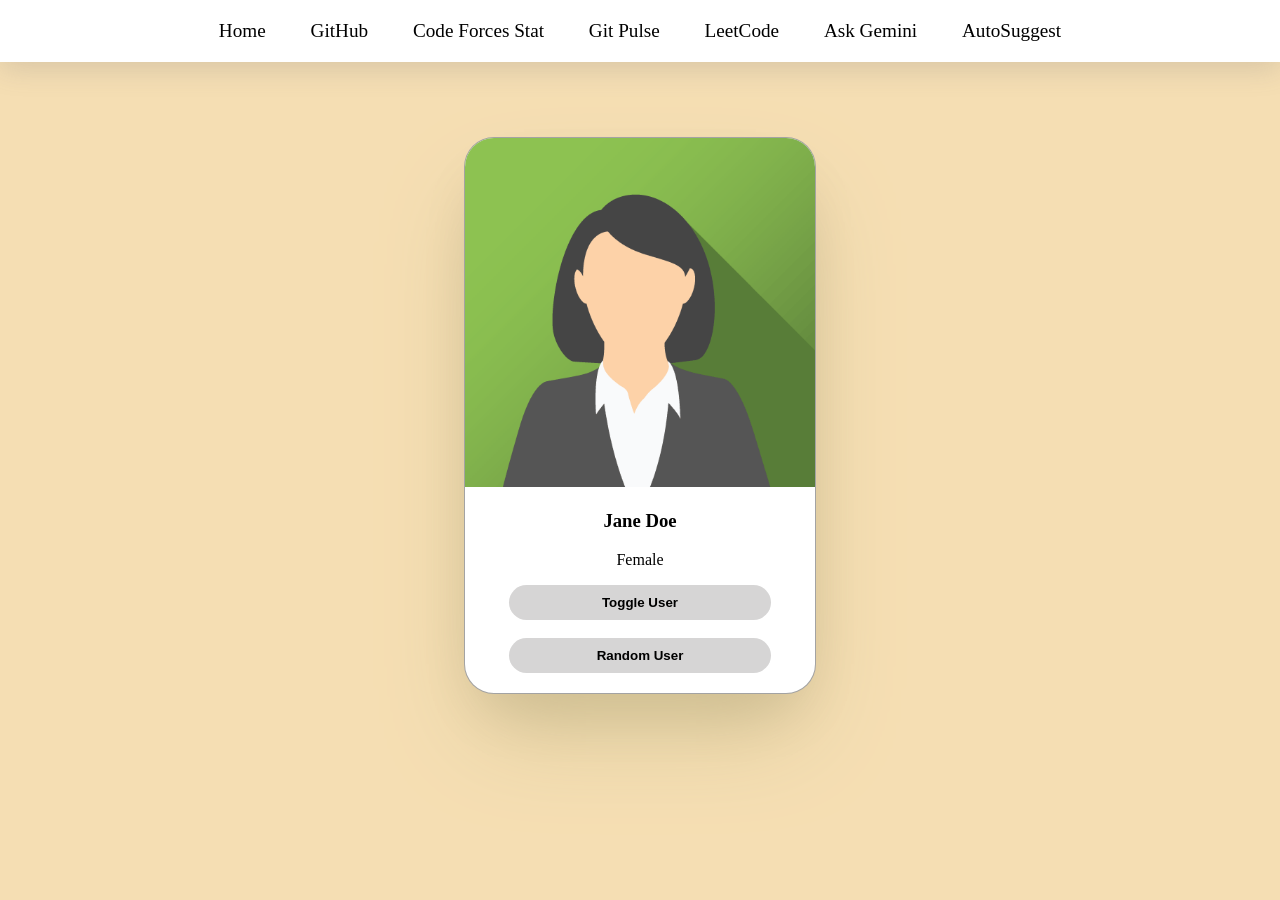
<file: target/classes/static/index.html>
<!DOCTYPE html>
<html lang="en">
<head>
    <meta charset="UTF-8">
    <meta name="viewport" content="width=device-width, initial-scale=1.0">
    <title>Document</title>
    <link rel="stylesheet" href="index.css">
</head>
<body>
    <!-- <h1>Hello from HTML</h1>  -->
    <div class="navbar">
     <a href="index.html">Home</a>
     <a href="https://github.com/" target="_blank">GitHub</a>
     <a href="codeforces-stats.html" target="_blank">Code Forces Stat</a>
     <a href="gitpulse.html" target="_blank">Git Pulse</a>
     <a href="leetcode-stats.html" target="_blank">LeetCode</a>
     <a href="ask-gemini.html"target="_blank">Ask Gemini</a>
     <a href="autosuggest.html" target="_blank">AutoSuggest</a>
    </div>

    <div class="card">
        <img src="jane.png" alt="Image Not Found" id="user-image">
        <h3 id="user-name">Jane Doe</h3>
        <p id="user-gender">Female</p>
        <button onclick="toggleUser()">Toggle User</button> <br><br>
        <button onclick ="randomUser()">Random User</button> <br>
    </div>
    <script src="index.js">
    </script>
</body>
</html>
</file>
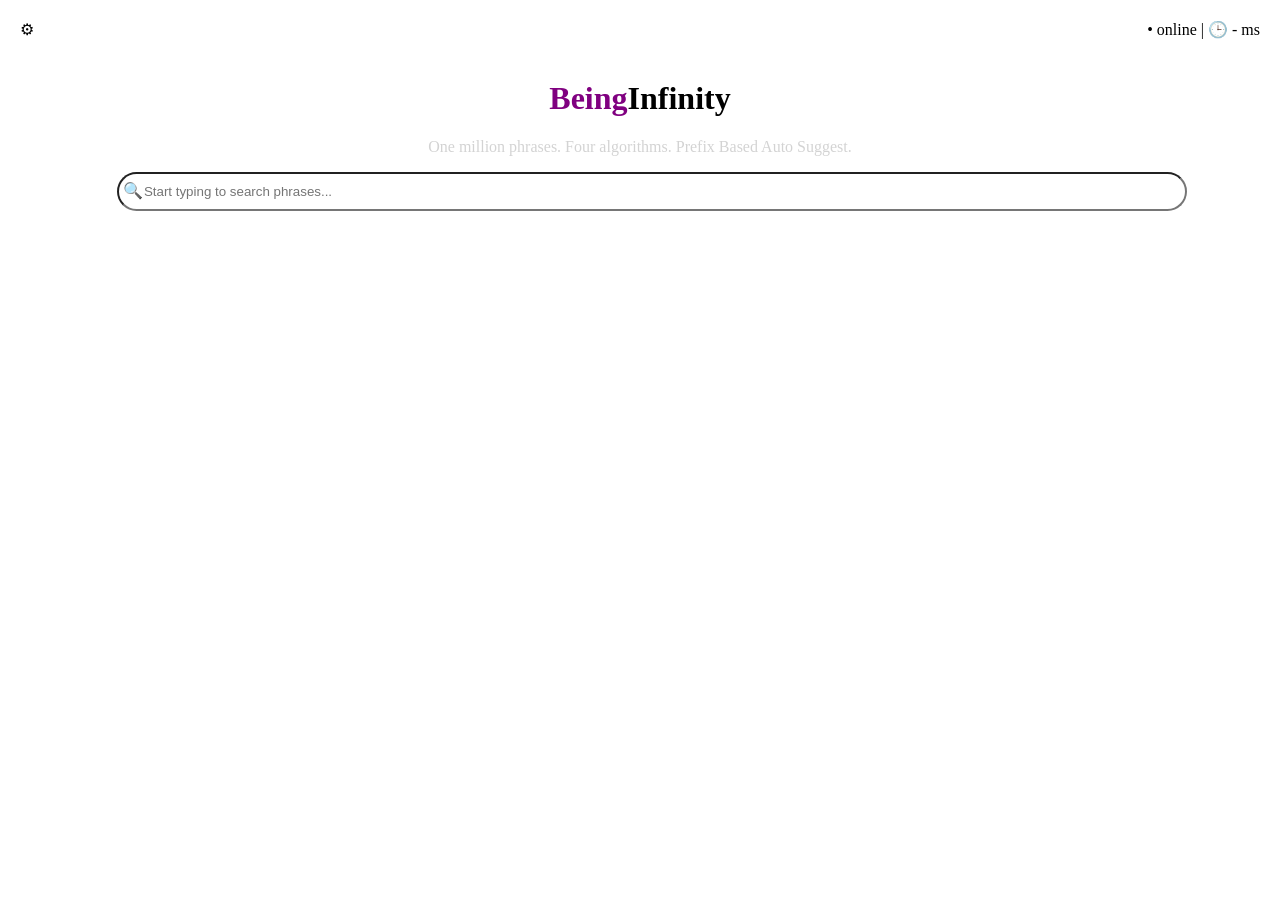
<file: target/classes/static/autosuggest.html>
<!DOCTYPE html>
<html lang="en">
<head>
    <meta charset="UTF-8">
    <meta name="viewport" content="width=device-width, initial-scale=1.0">
    <title>AutoSuggest</title>
    <style>
        body{
            text-align: center;
        }

        .gear, .status { 
            position: fixed; top: 20px; 
        }

        .gear  {left: 20px;  }
        .status { right: 20px; }

        .logo{
            margin-top: 80px;
            ;
        }

        .being{
            color: purple;
        }

        .tag-line{
            color:lightgray;
        }
        .search{
            width: 80%;
            border-radius: 25px;;
            padding: 10px 30px 10px 25px;
        }
        .lens{
            position: relative;
            left: 30px;
        }

        .search-suggestions {
            width: 80%;
            margin: 8px 0 0;
            border-radius: 16px;
            box-shadow: 0 4px 12px rgba(0, 0, 0, 0.06);
            overflow: hidden;
            text-align: left;
            margin: 0px auto;
        }
        .suggestion {
            padding: 10px 14px;
            border-bottom: 1px solid #f2f2f2;
            font-size: 14px;
        }

    </style>
</head>
<body>
    <div class="navbar">
        <span class="gear">&#x2699</span>  
        <span class="status">&#x2022  online | &#x1F552 - ms </span>
    </div>

    <div>
        <h1 class="logo"><span class="being">Being</span>Infinity</h1>
        <p class="tag-line"> One million phrases. Four algorithms. Prefix Based Auto Suggest.</p>
        <span class="lens">&#128269;</span>
        <input type="text" name="" class="search" placeholder="Start typing to search phrases...">
            <div class="search-suggestions">
                <!--<div class="suggestion"> Cyber security </div>
                <div class="suggestion"> Artificial Intelligence and Data Science </div> -->
            </div>
    </div>
    <script>
        function getSearchSuggestions(){
            
        }
    </script>
</body>
</html>
</file>
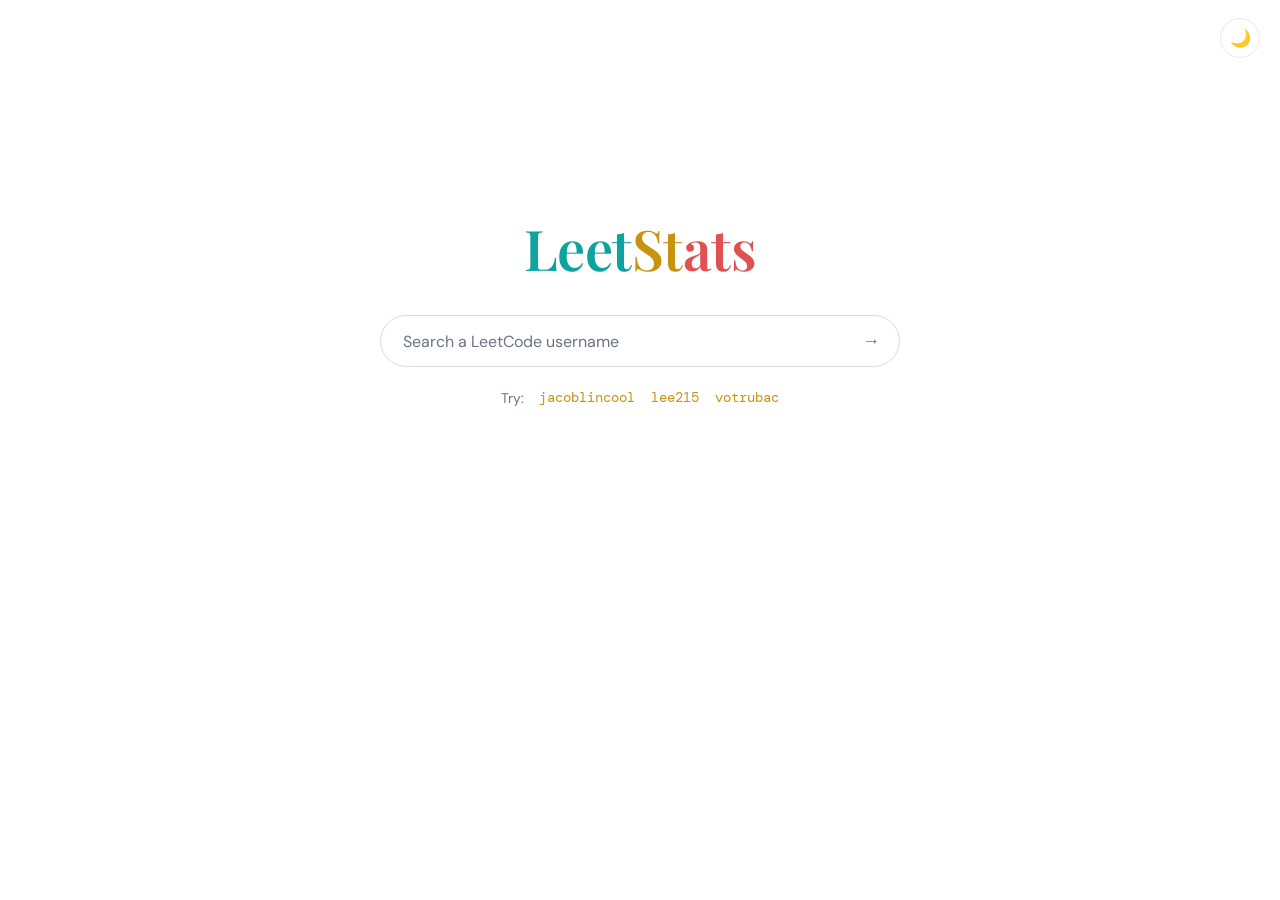
<file: target/classes/static/leetcode-stats.html>
<!DOCTYPE html>
<html lang="en" data-theme="light">
<head>
<meta charset="UTF-8">
<meta name="viewport" content="width=device-width, initial-scale=1.0">
<title>LeetStats</title>
<link rel="preconnect" href="https://fonts.googleapis.com">
<link rel="preconnect" href="https://fonts.gstatic.com" crossorigin>
<link href="https://fonts.googleapis.com/css2?family=Playfair+Display:wght@600&family=DM+Sans:wght@400;500;700&family=DM+Mono:wght@400;500&display=swap" rel="stylesheet">
<style>
  :root, [data-theme="light"] {
    --bg: #ffffff;
    --text: #1f2328;
    --muted: #6b7280;
    --line: #e5e7eb;
    --surface: #ffffff;
    --input-border: #dadce0;
    --input-shadow: rgba(32, 33, 36, 0.12);
    --track: #f0f1f3;
    --easy: #0fa39e;
    --medium: #c8930f;
    --hard: #e05252;
    --accent: #c8930f;
    --card-shadow: 0 1px 3px rgba(32, 33, 36, 0.08), 0 8px 28px rgba(32, 33, 36, 0.06);
  }
  [data-theme="dark"] {
    --bg: #0a0b0d;
    --text: #e9e7e2;
    --muted: #8b8f98;
    --line: rgba(255, 255, 255, 0.09);
    --surface: #121418;
    --input-border: rgba(255, 255, 255, 0.14);
    --input-shadow: rgba(0, 0, 0, 0.5);
    --track: rgba(255, 255, 255, 0.08);
    --easy: #3ddad7;
    --medium: #e3b341;
    --hard: #ff6b6b;
    --accent: #e3b341;
    --card-shadow: 0 20px 50px rgba(0, 0, 0, 0.45);
  }

  * { margin: 0; padding: 0; box-sizing: border-box; }

  html, body { height: 100%; }

  body {
    background: var(--bg);
    color: var(--text);
    font-family: "DM Sans", system-ui, sans-serif;
    display: flex;
    flex-direction: column;
    align-items: center;
    transition: background 0.25s, color 0.25s;
  }

  /* theme toggle, top right */
  .theme-toggle {
    position: fixed;
    top: 18px;
    right: 20px;
    width: 40px;
    height: 40px;
    border-radius: 50%;
    border: 1px solid var(--line);
    background: var(--surface);
    color: var(--text);
    font-size: 17px;
    cursor: pointer;
    display: flex;
    align-items: center;
    justify-content: center;
    transition: background 0.25s, border-color 0.25s, transform 0.15s;
    z-index: 10;
  }
  .theme-toggle:hover { transform: scale(1.06); }
  .theme-toggle:focus-visible { outline: 2px solid var(--accent); outline-offset: 2px; }

  main {
    width: 100%;
    max-width: 640px;
    padding: 0 24px 64px;
    display: flex;
    flex-direction: column;
    align-items: center;
    /* Google-style: sits a bit above vertical center when idle */
    margin-top: clamp(96px, 24vh, 210px);
    transition: margin-top 0.45s cubic-bezier(0.3, 0.8, 0.3, 1);
  }
  body.has-result main { margin-top: 72px; }

  .wordmark {
    font-family: "Playfair Display", serif;
    font-weight: 600;
    font-size: clamp(40px, 8vw, 56px);
    letter-spacing: -0.01em;
    margin-bottom: 30px;
    user-select: none;
  }
  .wordmark .l { color: var(--easy); }
  .wordmark .e { color: var(--medium); }
  .wordmark .t { color: var(--hard); }

  /* search */
  .search {
    width: 100%;
    max-width: 520px;
    display: flex;
    align-items: center;
    gap: 12px;
    background: var(--surface);
    border: 1px solid var(--input-border);
    border-radius: 999px;
    padding: 0 8px 0 22px;
    height: 52px;
    transition: box-shadow 0.2s, border-color 0.2s, background 0.25s;
  }
  .search:focus-within {
    box-shadow: 0 2px 10px var(--input-shadow);
    border-color: transparent;
  }
  [data-theme="dark"] .search:focus-within { border-color: var(--accent); box-shadow: none; }

  .search input {
    flex: 1;
    min-width: 0;
    border: none;
    outline: none;
    background: transparent;
    color: var(--text);
    font-family: "DM Mono", monospace;
    font-size: 16px;
  }
  .search input::placeholder { color: var(--muted); font-family: "DM Sans", sans-serif; }

  .search button {
    border: none;
    background: transparent;
    color: var(--muted);
    font-size: 18px;
    width: 40px;
    height: 40px;
    border-radius: 50%;
    cursor: pointer;
    display: flex;
    align-items: center;
    justify-content: center;
    transition: color 0.15s, background 0.15s;
  }
  .search button:hover { color: var(--accent); background: var(--track); }
  .search button:focus-visible { outline: 2px solid var(--accent); outline-offset: 1px; }
  .search button:disabled { opacity: 0.45; cursor: wait; }

  .try {
    margin-top: 20px;
    font-size: 14px;
    color: var(--muted);
    display: flex;
    gap: 14px;
    align-items: center;
    flex-wrap: wrap;
    justify-content: center;
  }
  .try button {
    background: none;
    border: none;
    padding: 2px 1px;
    color: var(--accent);
    font-family: "DM Mono", monospace;
    font-size: 13.5px;
    cursor: pointer;
    border-bottom: 1px dashed transparent;
    transition: border-color 0.15s;
  }
  .try button:hover { border-bottom-color: var(--accent); }
  .try button:focus-visible { outline: 2px solid var(--accent); outline-offset: 2px; }

  /* states */
  .loader {
    margin-top: 52px;
    width: 34px; height: 34px;
    border: 3px solid var(--track);
    border-top-color: var(--accent);
    border-radius: 50%;
    animation: spin 0.8s linear infinite;
  }
  @keyframes spin { to { transform: rotate(360deg); } }

  .error {
    margin-top: 44px;
    text-align: center;
    color: var(--muted);
    font-size: 14.5px;
    line-height: 1.6;
    max-width: 420px;
  }
  .error b { color: var(--hard); font-weight: 700; display: block; margin-bottom: 4px; }

  /* card */
  .card {
    width: 100%;
    margin-top: 44px;
    background: var(--surface);
    border: 1px solid var(--line);
    border-radius: 18px;
    padding: 30px 34px;
    box-shadow: var(--card-shadow);
    animation: rise 0.45s cubic-bezier(0.2, 0.7, 0.3, 1) both;
    transition: background 0.25s, border-color 0.25s;
  }
  @keyframes rise {
    from { opacity: 0; transform: translateY(14px); }
    to   { opacity: 1; transform: translateY(0); }
  }

  .card-head {
    display: flex;
    justify-content: space-between;
    align-items: baseline;
    gap: 10px;
    flex-wrap: wrap;
    margin-bottom: 26px;
  }
  .card-head a {
    font-family: "Playfair Display", serif;
    font-size: 23px;
    font-weight: 600;
    color: var(--text);
    text-decoration: none;
  }
  .card-head a:hover { color: var(--accent); }
  .card-head .rank {
    font-family: "DM Mono", monospace;
    font-size: 13px;
    color: var(--muted);
  }
  .card-head .rank b { color: var(--accent); font-weight: 500; }

  .card-body {
    display: grid;
    grid-template-columns: 168px 1fr;
    gap: 34px;
    align-items: center;
  }

  .ring-wrap { position: relative; width: 168px; height: 168px; margin: 0 auto; }
  .ring-wrap svg { transform: rotate(-90deg); display: block; }
  .ring-track { fill: none; stroke: var(--track); stroke-width: 9; }
  .ring-fill {
    fill: none;
    stroke: var(--accent);
    stroke-width: 9;
    stroke-linecap: round;
    transition: stroke-dashoffset 1.1s cubic-bezier(0.3, 0.8, 0.3, 1), stroke 0.25s;
  }
  .ring-center {
    position: absolute; inset: 0;
    display: flex; flex-direction: column;
    align-items: center; justify-content: center;
  }
  .ring-center .big {
    font-family: "DM Mono", monospace;
    font-size: 36px;
    line-height: 1;
  }
  .ring-center .small {
    color: var(--muted);
    font-size: 11.5px;
    margin-top: 6px;
    letter-spacing: 0.06em;
    text-transform: uppercase;
  }

  .bars { display: flex; flex-direction: column; gap: 18px; }
  .bar-top {
    display: flex;
    justify-content: space-between;
    align-items: baseline;
    margin-bottom: 7px;
  }
  .bar-top .label {
    font-size: 12.5px;
    font-weight: 700;
    letter-spacing: 0.09em;
    text-transform: uppercase;
  }
  .bar-top .nums {
    font-family: "DM Mono", monospace;
    font-size: 13px;
    color: var(--muted);
  }
  .bar-top .nums b { color: var(--text); font-weight: 500; }
  .bar-track { height: 7px; border-radius: 99px; background: var(--track); overflow: hidden; }
  .bar-fill { height: 100%; width: 0; border-radius: 99px; transition: width 1.1s cubic-bezier(0.3, 0.8, 0.3, 1); }
  .easy   .label { color: var(--easy); }   .easy   .bar-fill { background: var(--easy); }
  .medium .label { color: var(--medium); } .medium .bar-fill { background: var(--medium); }
  .hard   .label { color: var(--hard); }   .hard   .bar-fill { background: var(--hard); }

  .hidden { display: none !important; }

  @media (max-width: 540px) {
    .card { padding: 24px 20px; }
    .card-body { grid-template-columns: 1fr; gap: 26px; }
  }

  @media (prefers-reduced-motion: reduce) {
    * { animation: none !important; transition: none !important; }
  }
</style>
</head>
<body>
  <button class="theme-toggle" id="theme-toggle" aria-label="Switch theme" title="Switch theme">🌙</button>

  <main>
    <h1 class="wordmark"><span class="l">Leet</span><span class="e">St</span><span class="t">ats</span></h1>

    <div class="search">
      <input id="username" type="text" placeholder="Search a LeetCode username" autocomplete="off" spellcheck="false" aria-label="LeetCode username">
      <button id="go" aria-label="Fetch stats" title="Fetch stats">→</button>
    </div>

    <div class="try">
      <span>Try:</span>
      <button data-u="jacoblincool">jacoblincool</button>
      <button data-u="lee215">lee215</button>
      <button data-u="votrubac">votrubac</button>
    </div>

    <div id="loading" class="loader hidden" role="status" aria-label="Loading"></div>

    <div id="error" class="error hidden" role="alert">
      <b>Couldn't fetch that profile</b>
      <span id="error-msg"></span>
    </div>

    <section id="card" class="card hidden" aria-live="polite">
      <div class="card-head">
        <a id="profile-link" href="#" target="_blank" rel="noopener"></a>
        <span class="rank">Rank <b id="ranking">—</b></span>
      </div>
      <div class="card-body">
        <div class="ring-wrap">
          <svg width="168" height="168" viewBox="0 0 168 168" aria-hidden="true">
            <circle class="ring-track" cx="84" cy="84" r="74"></circle>
            <circle class="ring-fill" id="ring" cx="84" cy="84" r="74"></circle>
          </svg>
          <div class="ring-center">
            <div class="big" id="total-solved">0</div>
            <div class="small" id="total-label">solved</div>
          </div>
        </div>
        <div class="bars">
          <div class="bar-row easy">
            <div class="bar-top"><span class="label">Easy</span>
              <span class="nums"><b id="easy-solved">0</b> / <span id="easy-total">0</span></span></div>
            <div class="bar-track"><div class="bar-fill" id="easy-bar"></div></div>
          </div>
          <div class="bar-row medium">
            <div class="bar-top"><span class="label">Medium</span>
              <span class="nums"><b id="medium-solved">0</b> / <span id="medium-total">0</span></span></div>
            <div class="bar-track"><div class="bar-fill" id="medium-bar"></div></div>
          </div>
          <div class="bar-row hard">
            <div class="bar-top"><span class="label">Hard</span>
              <span class="nums"><b id="hard-solved">0</b> / <span id="hard-total">0</span></span></div>
            <div class="bar-track"><div class="bar-fill" id="hard-bar"></div></div>
          </div>
        </div>
      </div>
    </section>
  </main>

<script>
(function () {
  "use strict";

  /* ---------- theme ---------- */
  var root = document.documentElement;
  var toggle = document.getElementById("theme-toggle");
  var prefersDark = window.matchMedia("(prefers-color-scheme: dark)").matches;
  setTheme(prefersDark ? "dark" : "light");

  function setTheme(t) {
    root.setAttribute("data-theme", t);
    toggle.textContent = t === "dark" ? "☀️" : "🌙";
  }
  toggle.addEventListener("click", function () {
    setTheme(root.getAttribute("data-theme") === "dark" ? "light" : "dark");
  });

  /* ---------- elements ---------- */
  var input = document.getElementById("username");
  var goBtn = document.getElementById("go");
  var loadingEl = document.getElementById("loading");
  var errorEl = document.getElementById("error");
  var errorMsg = document.getElementById("error-msg");
  var cardEl = document.getElementById("card");

  var RING_R = 74;
  var RING_C = 2 * Math.PI * RING_R;
  var ring = document.getElementById("ring");
  ring.setAttribute("stroke-dasharray", RING_C);
  ring.setAttribute("stroke-dashoffset", RING_C);

  /* ---------- data sources (tried in order) ---------- */
  var SOURCES = [
    {
      url: function (u) { return "https://leetcode-api-faisalshohag.vercel.app/" + encodeURIComponent(u); },
      parse: function (d) {
        if (!d || d.errors || d.totalSolved === undefined) return null;
        return pick(d);
      }
    },
    {
      url: function (u) { return "https://alfa-leetcode-api.onrender.com/userProfile/" + encodeURIComponent(u); },
      parse: function (d) {
        if (!d || d.errors || d.totalSolved === undefined) return null;
        return pick(d);
      }
    },
    {
      url: function (u) { return "https://leetcode-stats-api.herokuapp.com/" + encodeURIComponent(u); },
      parse: function (d) {
        if (!d || d.status !== "success") return null;
        return pick(d);
      }
    }
  ];

  function pick(d) {
    return {
      totalSolved: d.totalSolved, totalQuestions: d.totalQuestions,
      easySolved: d.easySolved, totalEasy: d.totalEasy,
      mediumSolved: d.mediumSolved, totalMedium: d.totalMedium,
      hardSolved: d.hardSolved, totalHard: d.totalHard,
      ranking: d.ranking
    };
  }

  function fetchWithTimeout(url, ms) {
    var ctrl = new AbortController();
    var t = setTimeout(function () { ctrl.abort(); }, ms);
    return fetch(url, { signal: ctrl.signal })
      .then(function (r) { return r.json(); })
      .finally(function () { clearTimeout(t); });
  }

  function fetchStats(username) {
    var i = 0;
    function tryNext() {
      if (i >= SOURCES.length) return Promise.reject(new Error("all sources failed"));
      var src = SOURCES[i++];
      return fetchWithTimeout(src.url(username), 12000)
        .then(function (json) {
          var parsed = src.parse(json);
          return parsed || tryNext();
        })
        .catch(function () { return tryNext(); });
    }
    return tryNext();
  }

  /* ---------- rendering ---------- */
  function fmt(n) {
    if (n === null || n === undefined || isNaN(n)) return "—";
    return Number(n).toLocaleString("en-US");
  }

  function countUp(el, target, ms) {
    var reduce = window.matchMedia("(prefers-reduced-motion: reduce)").matches;
    if (reduce || !target) { el.textContent = fmt(target || 0); return; }
    var start = performance.now();
    (function step(now) {
      var p = Math.min(((now || performance.now()) - start) / ms, 1);
      var eased = 1 - Math.pow(1 - p, 3);
      el.textContent = fmt(Math.round(target * eased));
      if (p < 1) requestAnimationFrame(step);
    })();
  }

  function setBar(id, solved, total) {
    var pct = total > 0 ? (solved / total) * 100 : 0;
    document.getElementById(id).style.width = Math.max(pct, solved > 0 ? 2 : 0) + "%";
  }

  function render(username, s) {
    var link = document.getElementById("profile-link");
    link.textContent = username;
    link.href = "https://leetcode.com/u/" + encodeURIComponent(username) + "/";

    document.getElementById("ranking").textContent = "#" + fmt(s.ranking);
    document.getElementById("total-label").textContent = "of " + fmt(s.totalQuestions);
    document.getElementById("easy-solved").textContent = fmt(s.easySolved);
    document.getElementById("easy-total").textContent = fmt(s.totalEasy);
    document.getElementById("medium-solved").textContent = fmt(s.mediumSolved);
    document.getElementById("medium-total").textContent = fmt(s.totalMedium);
    document.getElementById("hard-solved").textContent = fmt(s.hardSolved);
    document.getElementById("hard-total").textContent = fmt(s.totalHard);

    document.body.classList.add("has-result");
    cardEl.classList.remove("hidden");

    requestAnimationFrame(function () {
      requestAnimationFrame(function () {
        countUp(document.getElementById("total-solved"), s.totalSolved, 1100);
        var pct = s.totalQuestions > 0 ? s.totalSolved / s.totalQuestions : 0;
        ring.setAttribute("stroke-dashoffset", RING_C * (1 - pct));
        setBar("easy-bar", s.easySolved, s.totalEasy);
        setBar("medium-bar", s.mediumSolved, s.totalMedium);
        setBar("hard-bar", s.hardSolved, s.totalHard);
      });
    });
  }

  function resetCard() {
    ring.setAttribute("stroke-dashoffset", RING_C);
    ["easy-bar", "medium-bar", "hard-bar"].forEach(function (id) {
      document.getElementById(id).style.width = "0";
    });
    document.getElementById("total-solved").textContent = "0";
  }

  /* ---------- flow ---------- */
  var busy = false;

  function lookup(username) {
    username = (username || "").trim();
    if (!username || busy) return;
    busy = true;

    input.value = username;
    goBtn.disabled = true;
    errorEl.classList.add("hidden");
    cardEl.classList.add("hidden");
    resetCard();
    loadingEl.classList.remove("hidden");

    fetchStats(username)
      .then(function (stats) {
        loadingEl.classList.add("hidden");
        render(username, stats);
      })
      .catch(function () {
        loadingEl.classList.add("hidden");
        errorMsg.textContent = 'No stats found for "' + username +
          '". Check the spelling, or the public stats APIs may be briefly busy — try again in a moment.';
        errorEl.classList.remove("hidden");
      })
      .finally(function () {
        goBtn.disabled = false;
        busy = false;
      });
  }

  goBtn.addEventListener("click", function () { lookup(input.value); });
  input.addEventListener("keydown", function (e) { if (e.key === "Enter") lookup(input.value); });
  document.querySelectorAll(".try button").forEach(function (b) {
    b.addEventListener("click", function () { lookup(b.dataset.u); });
  });
})();
</script>
</body>
</html>
</file>
<file: target/classes/static/index.css>
body{
    margin: 0px;
    background-color: wheat;
}

.navbar{
    border-style: none;
    border-width: 1px;
    border-color: gray;
    box-shadow: rgba(100, 100, 111, 0.2) 0px 7px 29px 0px;
    padding: 20px;
    text-align: center;
    background-color: white;
    font-size: larger;
}

.navbar a{
    padding: 20px;
    text-decoration: none;
    color: black;
}

.navbar a:hover{
    color: wheat;
    background-color: grey;
    border-radius: 50px;
}

.card{
    border: 1px solid rgba(0, 0, 0, 0.36);
    width: 350px;
    text-align: center;
    margin-top: 75px;
    overflow: hidden;
    margin-left: auto;
    margin-right: auto;
    background-color: white;
    border-radius: 30px;
    padding-bottom: 20px;
    box-shadow: rgb(214, 198, 150) 0px 50px 100px -20px, rgba(0, 0, 0, 0.3) 0px 30px 60px -30px;
}

.card img{
    
    width: 100%;
}

.card button{
    padding: 10px;
    width: 75%;
    border-radius: 50px;
    border-style: none;
    font-weight: 600;
    background-color: rgb(214, 213, 213);
}

.card button:hover{
    color: wheat;
    background-color: grey;
    border-radius: 50px;
}
</file>
